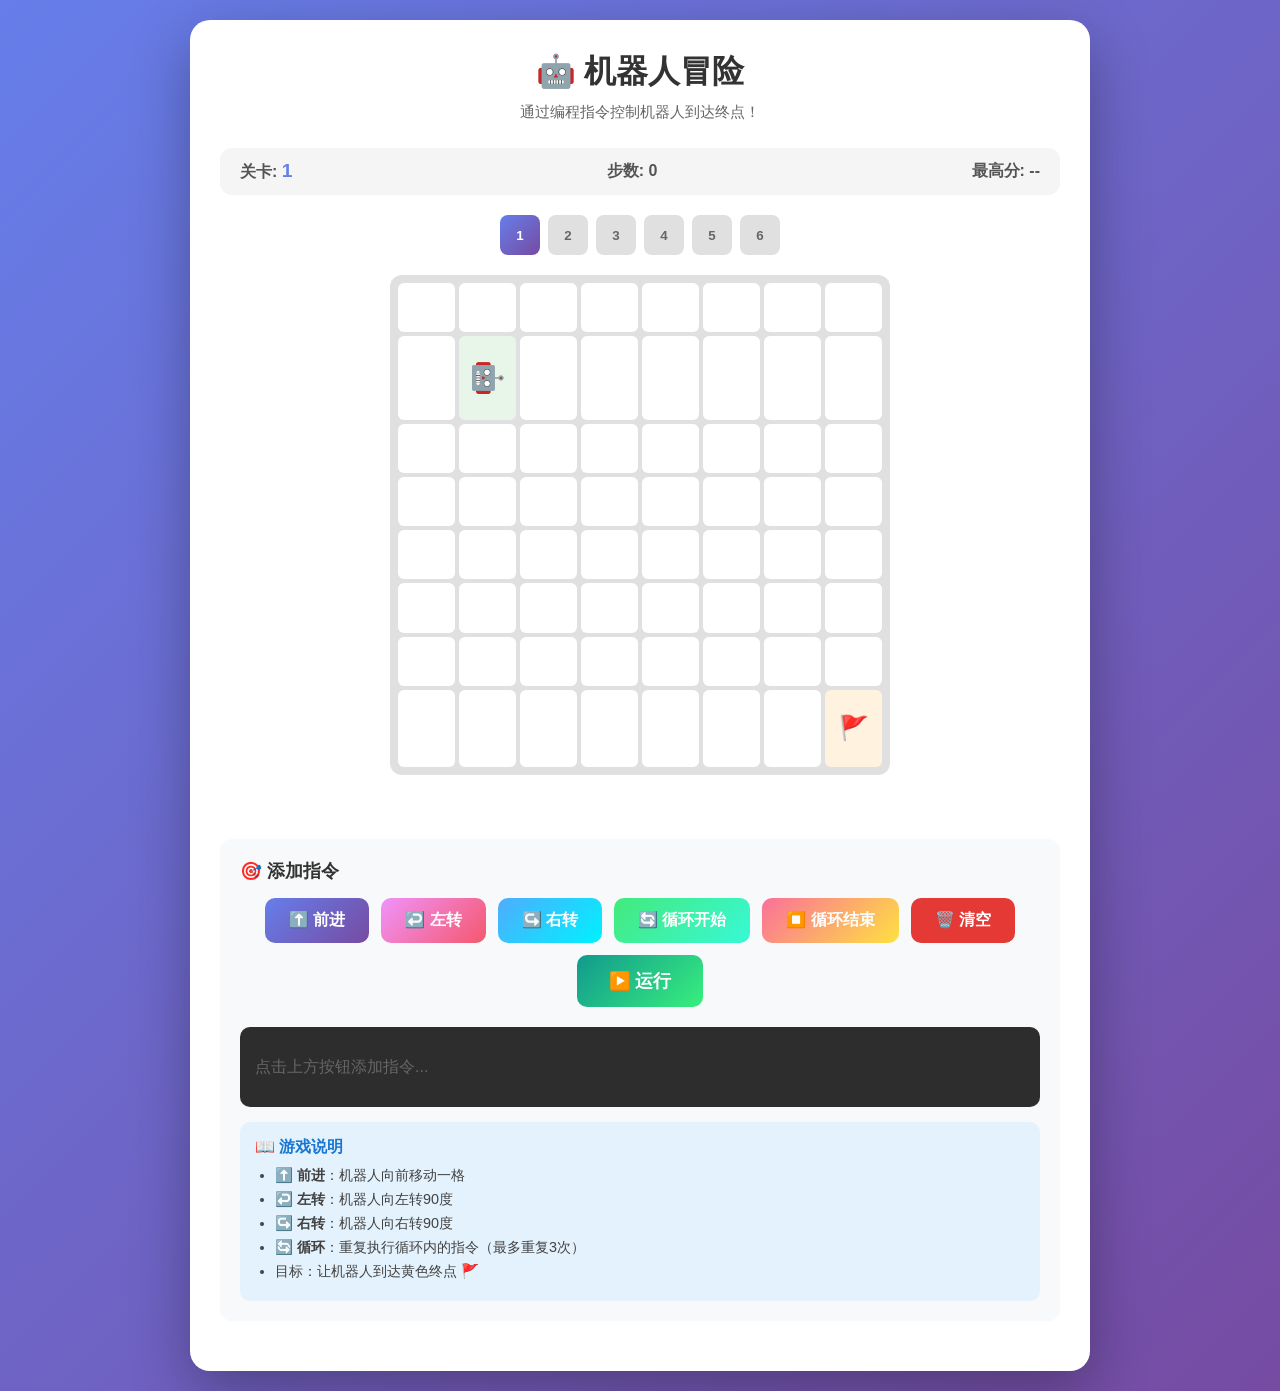
<file: coding-game/index.html>
<!DOCTYPE html>
<html lang="zh-CN">
<head>
    <meta charset="UTF-8">
    <meta name="viewport" content="width=device-width, initial-scale=1.0">
    <title>编程思维小游戏 - 机器人冒险</title>
    <style>
        * {
            margin: 0;
            padding: 0;
            box-sizing: border-box;
        }

        body {
            font-family: 'Segoe UI', Tahoma, Geneva, Verdana, sans-serif;
            background: linear-gradient(135deg, #667eea 0%, #764ba2 100%);
            min-height: 100vh;
            display: flex;
            justify-content: center;
            align-items: center;
            padding: 20px;
        }

        .game-container {
            background: white;
            border-radius: 20px;
            box-shadow: 0 20px 60px rgba(0, 0, 0, 0.3);
            padding: 30px;
            max-width: 900px;
            width: 100%;
        }

        .game-header {
            text-align: center;
            margin-bottom: 25px;
        }

        .game-header h1 {
            color: #333;
            font-size: 2rem;
            margin-bottom: 8px;
        }

        .game-header p {
            color: #666;
            font-size: 0.95rem;
        }

        .level-info {
            display: flex;
            justify-content: space-between;
            align-items: center;
            margin-bottom: 20px;
            padding: 12px 20px;
            background: #f5f5f5;
            border-radius: 12px;
        }

        .level-info span {
            font-weight: 600;
            color: #555;
        }

        .level-info .level-num {
            color: #667eea;
            font-size: 1.2rem;
        }

        .game-board {
            display: grid;
            grid-template-columns: repeat(8, 1fr);
            gap: 4px;
            background: #e0e0e0;
            padding: 8px;
            border-radius: 12px;
            margin-bottom: 25px;
            aspect-ratio: 1;
            max-width: 500px;
            margin-left: auto;
            margin-right: auto;
        }

        .cell {
            background: white;
            border-radius: 6px;
            display: flex;
            justify-content: center;
            align-items: center;
            font-size: 1.5rem;
            position: relative;
            transition: all 0.2s ease;
        }

        .cell.start {
            background: #e8f5e9;
        }

        .cell.goal {
            background: #fff3e0;
        }

        .cell.wall {
            background: #424242;
        }

        .cell.path {
            background: #e3f2fd;
        }

        .robot {
            font-size: 1.8rem;
            transition: all 0.4s ease;
            transform: rotate(0deg);
        }

        .robot.north { transform: rotate(0deg); }
        .robot.east { transform: rotate(90deg); }
        .robot.south { transform: rotate(180deg); }
        .robot.west { transform: rotate(270deg); }

        .goal-marker {
            font-size: 1.5rem;
        }

        .command-panel {
            background: #f8f9fa;
            border-radius: 12px;
            padding: 20px;
            margin-bottom: 20px;
        }

        .command-panel h3 {
            color: #333;
            margin-bottom: 15px;
            font-size: 1.1rem;
        }

        .command-buttons {
            display: flex;
            gap: 12px;
            justify-content: center;
            flex-wrap: wrap;
            margin-bottom: 20px;
        }

        .cmd-btn {
            padding: 12px 24px;
            font-size: 1rem;
            font-weight: 600;
            border: none;
            border-radius: 10px;
            cursor: pointer;
            transition: all 0.2s ease;
            display: flex;
            align-items: center;
            gap: 8px;
            user-select: none;
        }

        .cmd-btn:hover {
            transform: translateY(-2px);
            box-shadow: 0 4px 12px rgba(0, 0, 0, 0.15);
        }

        .cmd-btn.forward {
            background: linear-gradient(135deg, #667eea 0%, #764ba2 100%);
            color: white;
        }

        .cmd-btn.turn-left {
            background: linear-gradient(135deg, #f093fb 0%, #f5576c 100%);
            color: white;
        }

        .cmd-btn.turn-right {
            background: linear-gradient(135deg, #4facfe 0%, #00f2fe 100%);
            color: white;
        }

        .cmd-btn.loop-start {
            background: linear-gradient(135deg, #43e97b 0%, #38f9d7 100%);
            color: white;
        }

        .cmd-btn.loop-end {
            background: linear-gradient(135deg, #fa709a 0%, #fee140 100%);
            color: white;
        }

        .cmd-btn.clear-all {
            background: #e53935;
            color: white;
        }

        .cmd-btn.run {
            background: linear-gradient(135deg, #11998e 0%, #38ef7d 100%);
            color: white;
            padding: 14px 32px;
            font-size: 1.1rem;
        }

        .cmd-btn:disabled {
            opacity: 0.5;
            cursor: not-allowed;
            transform: none;
        }

        .code-area {
            min-height: 80px;
            background: #2d2d2d;
            border-radius: 10px;
            padding: 15px;
            display: flex;
            flex-wrap: wrap;
            gap: 8px;
            align-items: center;
            margin-bottom: 15px;
        }

        .code-block {
            padding: 8px 16px;
            background: #4a4a4a;
            color: white;
            border-radius: 6px;
            font-size: 0.9rem;
            font-weight: 500;
            display: flex;
            align-items: center;
            gap: 6px;
            cursor: pointer;
            transition: all 0.2s ease;
            position: relative;
        }

        .code-block:hover {
            background: #5a5a5a;
            transform: scale(1.05);
        }

        .code-block.forward { border-left: 4px solid #667eea; }
        .code-block.turn-left { border-left: 4px solid #f5576c; }
        .code-block.turn-right { border-left: 4px solid #4facfe; }
        .code-block.loop-start { border-left: 4px solid #43e97b; }
        .code-block.loop-end { border-left: 4px solid #fa709a; }

        .code-block .remove-btn {
            font-size: 0.7rem;
            color: #aaa;
            margin-left: 6px;
        }

        .code-block .remove-btn:hover {
            color: #ff4444;
        }

        .instructions {
            background: #e3f2fd;
            border-radius: 10px;
            padding: 15px;
            margin-top: 15px;
        }

        .instructions h4 {
            color: #1976d2;
            margin-bottom: 8px;
        }

        .instructions ul {
            color: #424242;
            font-size: 0.9rem;
            padding-left: 20px;
        }

        .instructions li {
            margin-bottom: 5px;
        }

        .message {
            text-align: center;
            padding: 12px 20px;
            border-radius: 10px;
            margin-bottom: 15px;
            font-weight: 600;
            opacity: 0;
            transition: opacity 0.3s ease;
        }

        .message.show {
            opacity: 1;
        }

        .message.success {
            background: #e8f5e9;
            color: #2e7d32;
        }

        .message.error {
            background: #ffebee;
            color: #c62828;
        }

        .message.info {
            background: #e3f2fd;
            color: #1565c0;
        }

        .level-selector {
            display: flex;
            gap: 8px;
            flex-wrap: wrap;
            justify-content: center;
            margin-bottom: 20px;
        }

        .level-btn {
            width: 40px;
            height: 40px;
            border: none;
            border-radius: 8px;
            font-weight: 600;
            cursor: pointer;
            transition: all 0.2s ease;
            background: #e0e0e0;
            color: #666;
        }

        .level-btn:hover {
            background: #d0d0d0;
        }

        .level-btn.active {
            background: linear-gradient(135deg, #667eea 0%, #764ba2 100%);
            color: white;
        }

        .level-btn.completed {
            background: #4caf50;
            color: white;
        }

        @media (max-width: 768px) {
            .game-container {
                padding: 20px;
            }

            .game-header h1 {
                font-size: 1.5rem;
            }

            .cmd-btn {
                padding: 10px 16px;
                font-size: 0.9rem;
            }

            .game-board {
                max-width: 350px;
            }

            .cell {
                font-size: 1.2rem;
            }
        }
    </style>
</head>
<body>
    <div class="game-container">
        <div class="game-header">
            <h1>🤖 机器人冒险</h1>
            <p>通过编程指令控制机器人到达终点！</p>
        </div>

        <div class="level-info">
            <span>关卡: <span class="level-num">1</span></span>
            <span>步数: <span class="step-count">0</span></span>
            <span>最高分: <span class="best-score">--</span></span>
        </div>

        <div class="level-selector" id="levelSelector"></div>

        <div class="game-board" id="gameBoard"></div>

        <div class="message" id="message"></div>

        <div class="command-panel">
            <h3>🎯 添加指令</h3>
            <div class="command-buttons">
                <button class="cmd-btn forward" onclick="addCommand('forward')">
                    ⬆️ 前进
                </button>
                <button class="cmd-btn turn-left" onclick="addCommand('turn-left')">
                    ↩️ 左转
                </button>
                <button class="cmd-btn turn-right" onclick="addCommand('turn-right')">
                    ↪️ 右转
                </button>
                <button class="cmd-btn loop-start" onclick="addCommand('loop-start')">
                    🔄 循环开始
                </button>
                <button class="cmd-btn loop-end" onclick="addCommand('loop-end')">
                    ⏹️ 循环结束
                </button>
                <button class="cmd-btn clear-all" onclick="clearCode()">
                    🗑️ 清空
                </button>
                <button class="cmd-btn run" onclick="runCode()">
                    ▶️ 运行
                </button>
            </div>

            <div class="code-area" id="codeArea">
                <span style="color: #666;">点击上方按钮添加指令...</span>
            </div>

            <div class="instructions">
                <h4>📖 游戏说明</h4>
                <ul>
                    <li><strong>⬆️ 前进</strong>：机器人向前移动一格</li>
                    <li><strong>↩️ 左转</strong>：机器人向左转90度</li>
                    <li><strong>↪️ 右转</strong>：机器人向右转90度</li>
                    <li><strong>🔄 循环</strong>：重复执行循环内的指令（最多重复3次）</li>
                    <li>目标：让机器人到达黄色终点 🚩</li>
                </ul>
            </div>
        </div>
    </div>

    <script>
        const LEVELS = [
            {
                name: "简单起步",
                grid: [
                    [0,0,0,0,0,0,0,0],
                    [0,1,0,0,0,0,0,0],
                    [0,0,0,0,0,0,0,0],
                    [0,0,0,0,0,0,0,0],
                    [0,0,0,0,0,0,0,0],
                    [0,0,0,0,0,0,0,0],
                    [0,0,0,0,0,0,0,0],
                    [0,0,0,0,0,0,0,2]
                ],
                start: { x: 1, y: 1 },
                goal: { x: 7, y: 7 },
                startDir: 'east'
            },
            {
                name: "小转弯",
                grid: [
                    [0,0,0,0,0,0,0,0],
                    [0,1,0,0,0,0,0,0],
                    [0,0,0,0,0,0,0,0],
                    [0,0,0,0,0,0,0,0],
                    [0,0,0,0,0,0,0,0],
                    [0,0,0,0,0,0,2,0],
                    [0,0,0,0,0,0,0,0],
                    [0,0,0,0,0,0,0,0]
                ],
                start: { x: 1, y: 1 },
                goal: { x: 6, y: 5 },
                startDir: 'east'
            },
            {
                name: "穿墙术",
                grid: [
                    [0,0,0,0,0,0,0,0],
                    [0,1,3,3,0,0,0,0],
                    [0,0,0,3,0,0,0,0],
                    [0,0,0,3,0,0,0,0],
                    [0,0,0,3,0,0,0,0],
                    [0,0,0,3,0,0,0,0],
                    [0,0,0,0,0,0,2,0],
                    [0,0,0,0,0,0,0,0]
                ],
                start: { x: 1, y: 1 },
                goal: { x: 6, y: 6 },
                startDir: 'south'
            },
            {
                name: "迷宫初探",
                grid: [
                    [0,0,0,0,0,0,0,0],
                    [0,1,0,3,0,3,0,0],
                    [0,0,0,3,0,3,0,0],
                    [0,3,0,0,0,3,0,0],
                    [0,3,0,3,0,3,0,0],
                    [0,3,0,0,0,0,0,0],
                    [0,0,0,3,3,3,2,0],
                    [0,0,0,0,0,0,0,0]
                ],
                start: { x: 1, y: 1 },
                goal: { x: 6, y: 6 },
                startDir: 'south'
            },
            {
                name: "循环挑战",
                grid: [
                    [0,0,0,0,0,0,0,0],
                    [0,1,0,0,0,0,0,0],
                    [0,0,0,0,0,0,0,0],
                    [0,0,0,3,3,3,0,0],
                    [0,0,0,0,0,3,0,0],
                    [0,0,0,0,0,3,0,0],
                    [0,0,0,0,0,3,2,0],
                    [0,0,0,0,0,0,0,0]
                ],
                start: { x: 1, y: 1 },
                goal: { x: 6, y: 6 },
                startDir: 'south'
            },
            {
                name: "终极考验",
                grid: [
                    [0,0,0,0,0,0,0,0],
                    [0,1,0,3,0,3,0,0],
                    [0,0,0,3,0,3,0,0],
                    [3,3,0,0,0,3,0,3],
                    [0,0,0,3,0,0,0,3],
                    [0,3,0,3,0,3,0,3],
                    [0,3,0,0,0,0,2,0],
                    [0,0,0,0,0,0,0,0]
                ],
                start: { x: 1, y: 1 },
                goal: { x: 6, y: 6 },
                startDir: 'east'
            }
        ];

        let currentLevel = 0;
        let robot = { x: 0, y: 0, dir: 'east' };
        let code = [];
        let isRunning = false;
        let completedLevels = [];

        function init() {
            loadCompletedLevels();
            renderLevelSelector();
            loadLevel(0);
        }

        function loadCompletedLevels() {
            const saved = localStorage.getItem('codingGameCompleted');
            if (saved) {
                completedLevels = JSON.parse(saved);
            }
        }

        function saveCompletedLevel(level) {
            if (!completedLevels.includes(level)) {
                completedLevels.push(level);
                localStorage.setItem('codingGameCompleted', JSON.stringify(completedLevels));
                renderLevelSelector();
            }
        }

        function renderLevelSelector() {
            const selector = document.getElementById('levelSelector');
            selector.innerHTML = '';
            
            LEVELS.forEach((_, index) => {
                const btn = document.createElement('button');
                btn.className = 'level-btn';
                if (index === currentLevel) btn.classList.add('active');
                if (completedLevels.includes(index)) btn.classList.add('completed');
                btn.textContent = index + 1;
                btn.onclick = () => loadLevel(index);
                selector.appendChild(btn);
            });
        }

        function loadLevel(levelIndex) {
            if (isRunning) return;
            
            currentLevel = levelIndex;
            const level = LEVELS[levelIndex];
            
            robot = { ...level.start, dir: level.startDir };
            code = [];
            
            document.querySelector('.level-num').textContent = levelIndex + 1;
            document.querySelector('.step-count').textContent = '0';
            
            const savedScore = localStorage.getItem(`codingGameLevel${levelIndex}`);
            document.querySelector('.best-score').textContent = savedScore || '--';
            
            renderLevelSelector();
            renderBoard();
            renderCode();
            hideMessage();
        }

        function renderBoard() {
            const board = document.getElementById('gameBoard');
            const level = LEVELS[currentLevel];
            board.innerHTML = '';

            for (let y = 0; y < 8; y++) {
                for (let x = 0; x < 8; x++) {
                    const cell = document.createElement('div');
                    cell.className = 'cell';
                    
                    const cellType = level.grid[y][x];
                    if (cellType === 1) cell.classList.add('start');
                    if (cellType === 2) cell.classList.add('goal');
                    if (cellType === 3) cell.classList.add('wall');
                    
                    if (robot.x === x && robot.y === y) {
                        const robotEmoji = document.createElement('span');
                        robotEmoji.className = `robot ${robot.dir}`;
                        robotEmoji.textContent = '🤖';
                        cell.appendChild(robotEmoji);
                    } else if (level.goal.x === x && level.goal.y === y) {
                        const goalEmoji = document.createElement('span');
                        goalEmoji.className = 'goal-marker';
                        goalEmoji.textContent = '🚩';
                        cell.appendChild(goalEmoji);
                    }
                    
                    board.appendChild(cell);
                }
            }
        }

        function addCommand(type) {
            if (isRunning) return;
            
            if (type === 'loop-start') {
                code.push({ type: 'loop-start', count: 0 });
            } else if (type === 'loop-end') {
                const lastLoopStart = code.lastIndexOf(code.find(c => c.type === 'loop-start' && c.count === 0));
                if (lastLoopStart !== -1) {
                    code.push({ type: 'loop-end' });
                } else {
                    showMessage('请先添加循环开始！', 'error');
                }
            } else {
                code.push({ type });
            }
            
            renderCode();
        }

        function removeCommand(index) {
            if (isRunning) return;
            code.splice(index, 1);
            renderCode();
        }

        function clearCode() {
            if (isRunning) return;
            code = [];
            renderCode();
        }

        function renderCode() {
            const area = document.getElementById('codeArea');
            
            if (code.length === 0) {
                area.innerHTML = '<span style="color: #666;">点击上方按钮添加指令...</span>';
                return;
            }

            area.innerHTML = '';
            code.forEach((cmd, index) => {
                const block = document.createElement('div');
                block.className = `code-block ${cmd.type}`;
                
                let label = '';
                let icon = '';
                
                switch(cmd.type) {
                    case 'forward': label = '前进'; icon = '⬆️'; break;
                    case 'turn-left': label = '左转'; icon = '↩️'; break;
                    case 'turn-right': label = '右转'; icon = '↪️'; break;
                    case 'loop-start': label = '循环'; icon = '🔄'; break;
                    case 'loop-end': label = '结束'; icon = '⏹️'; break;
                }
                
                block.innerHTML = `${icon} ${label} <span class="remove-btn" onclick="removeCommand(${index})">×</span>`;
                area.appendChild(block);
            });
        }

        async function runCode() {
            if (isRunning || code.length === 0) return;
            
            isRunning = true;
            showMessage('运行中...', 'info');
            
            const level = LEVELS[currentLevel];
            const steps = expandCode(code);
            let stepsTaken = 0;
            
            for (const step of steps) {
                if (stepsTaken > 50) {
                    showMessage('步数过多，程序可能陷入死循环！', 'error');
                    isRunning = false;
                    return;
                }
                
                await executeStep(step);
                stepsTaken++;
                document.querySelector('.step-count').textContent = stepsTaken;
                
                if (robot.x === level.goal.x && robot.y === level.goal.y) {
                    showMessage(`🎉 恭喜通关！用时 ${stepsTaken} 步！`, 'success');
                    saveCompletedLevel(currentLevel);
                    
                    const currentBest = localStorage.getItem(`codingGameLevel${currentLevel}`);
                    if (!currentBest || stepsTaken < parseInt(currentBest)) {
                        localStorage.setItem(`codingGameLevel${currentLevel}`, stepsTaken.toString());
                        document.querySelector('.best-score').textContent = stepsTaken;
                    }
                    
                    setTimeout(() => {
                        if (currentLevel < LEVELS.length - 1) {
                            loadLevel(currentLevel + 1);
                        }
                    }, 1500);
                    
                    isRunning = false;
                    return;
                }
                
                await delay(500);
            }
            
            showMessage('❌ 机器人没有到达终点，请检查指令！', 'error');
            isRunning = false;
        }

        function expandCode(codeArray) {
            const expanded = [];
            let i = 0;
            
            while (i < codeArray.length) {
                if (codeArray[i].type === 'loop-start') {
                    const loopStart = i;
                    const loopEnd = codeArray.findIndex((c, idx) => idx > loopStart && c.type === 'loop-end');
                    
                    if (loopEnd !== -1) {
                        const loopBody = codeArray.slice(loopStart + 1, loopEnd);
                        for (let j = 0; j < 3; j++) {
                            expanded.push(...expandCode(loopBody));
                        }
                        i = loopEnd + 1;
                    } else {
                        expanded.push(codeArray[i]);
                        i++;
                    }
                } else {
                    expanded.push(codeArray[i]);
                    i++;
                }
            }
            
            return expanded;
        }

        function executeStep(cmd) {
            return new Promise(resolve => {
                const level = LEVELS[currentLevel];
                
                switch(cmd.type) {
                    case 'forward':
                        const nextPos = getNextPosition();
                        if (nextPos.x >= 0 && nextPos.x < 8 && nextPos.y >= 0 && nextPos.y < 8) {
                            if (level.grid[nextPos.y][nextPos.x] !== 3) {
                                robot.x = nextPos.x;
                                robot.y = nextPos.y;
                            }
                        }
                        break;
                    case 'turn-left':
                        const leftTurns = { north: 'west', west: 'south', south: 'east', east: 'north' };
                        robot.dir = leftTurns[robot.dir];
                        break;
                    case 'turn-right':
                        const rightTurns = { north: 'east', east: 'south', south: 'west', west: 'north' };
                        robot.dir = rightTurns[robot.dir];
                        break;
                }
                
                renderBoard();
                resolve();
            });
        }

        function getNextPosition() {
            const moves = {
                north: { x: 0, y: -1 },
                east: { x: 1, y: 0 },
                south: { x: 0, y: 1 },
                west: { x: -1, y: 0 }
            };
            const move = moves[robot.dir];
            return { x: robot.x + move.x, y: robot.y + move.y };
        }

        function delay(ms) {
            return new Promise(resolve => setTimeout(resolve, ms));
        }

        function showMessage(text, type) {
            const message = document.getElementById('message');
            message.textContent = text;
            message.className = `message show ${type}`;
        }

        function hideMessage() {
            const message = document.getElementById('message');
            message.classList.remove('show');
        }

        init();
    </script>
</body>
</html>
</file>
